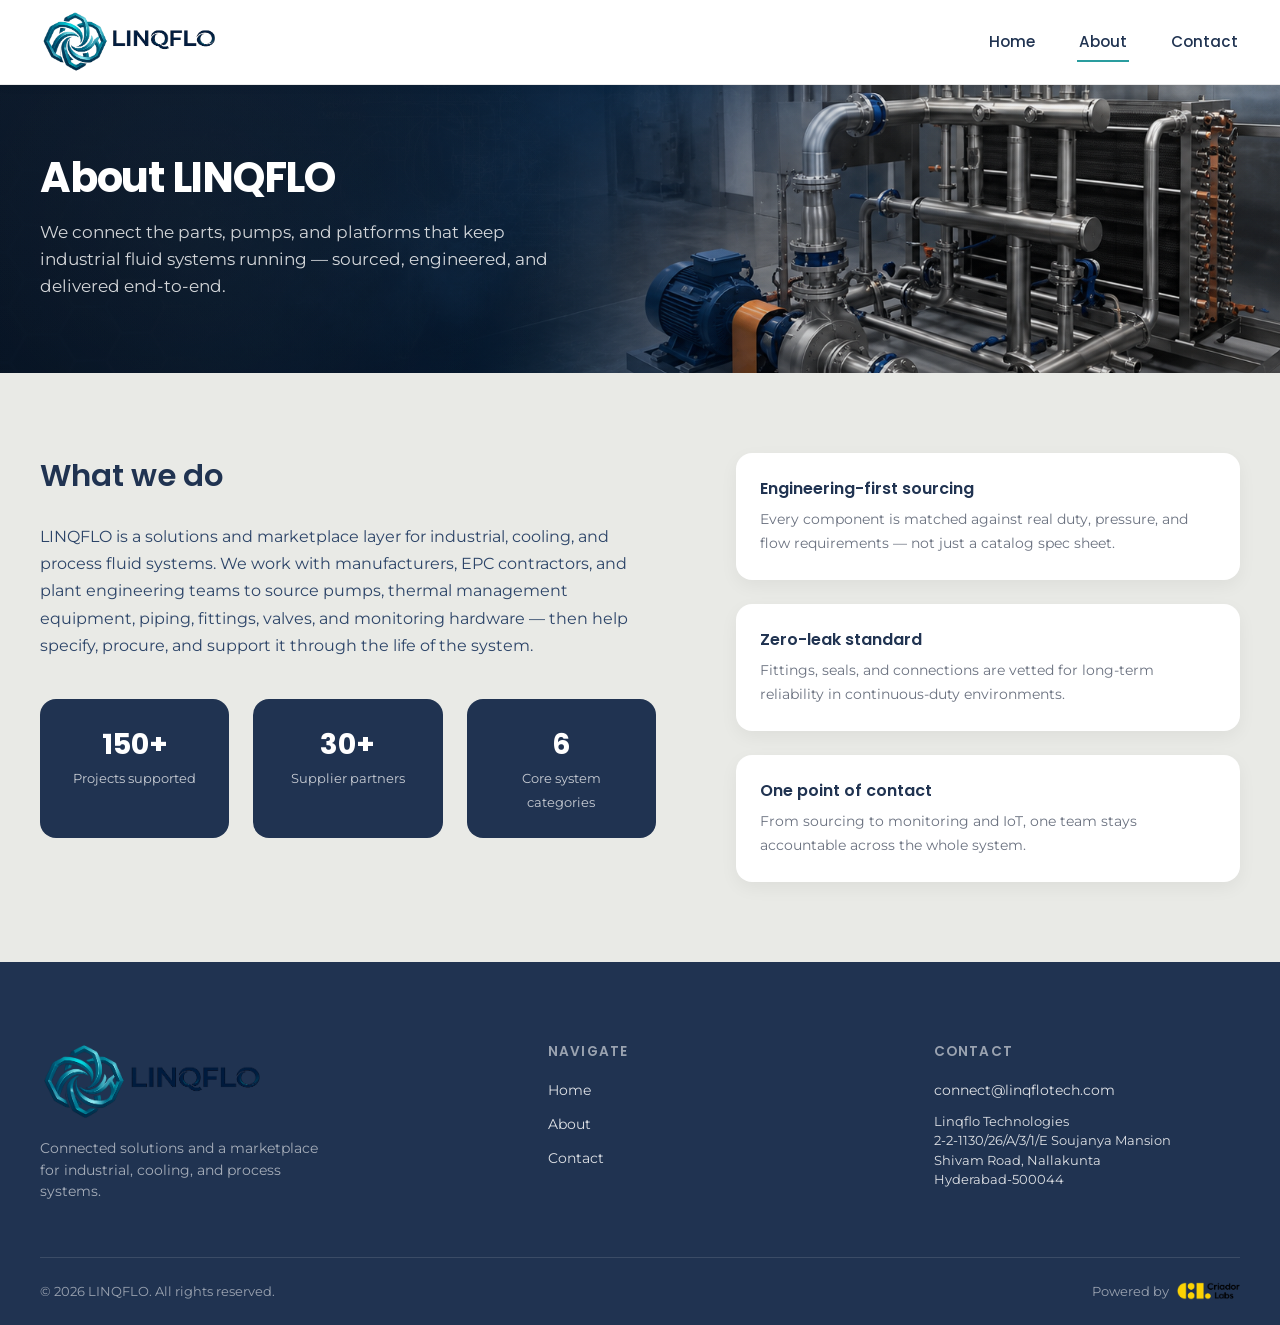
<file: about.html>
<!DOCTYPE html>
<html lang="en">
<head>
  <meta charset="UTF-8" />
  <meta name="viewport" content="width=device-width, initial-scale=1.0" />
  <title>About — LINQFLO</title>
  <meta name="description" content="LINQFLO — who we are, what we build, and how we help industrial teams move fluid, safely and efficiently." />

  <link rel="preconnect" href="https://fonts.googleapis.com" />
  <link rel="preconnect" href="https://fonts.gstatic.com" crossorigin />
  <link href="https://fonts.googleapis.com/css2?family=Poppins:wght@500;600;700&family=Montserrat:wght@400;500;600&display=swap" rel="stylesheet" />

  <link rel="icon" href="assets/logos/linqflo-logo.svg" type="image/svg+xml" />
  <link rel="stylesheet" href="css/style.css" />
</head>
<body>

  <!-- ================= HEADER ================= -->
  <header class="site-header">
    <div class="container header-inner">
      <a href="index.html" class="logo" aria-label="LINQFLO home">
        <img src="assets/logos/LINQFLO PNG.png" alt="LINQFLO logo" />
      </a>

      <nav class="main-nav" aria-label="Primary">
        <ul>
          <li><a href="index.html">Home</a></li>
          <li><a href="about.html" class="active">About</a></li>
          <li><a href="contact.html">Contact</a></li>
        </ul>
      </nav>

      <button class="nav-toggle" aria-label="Toggle navigation menu" aria-expanded="false" aria-controls="main-nav">
        <span class="bar"></span>
        <span class="bar"></span>
        <span class="bar"></span>
      </button>
    </div>
  </header>

  <main>

    <!-- ================= PAGE HERO ================= -->
    <section class="hero page-hero">
      <div class="container">
        <div class="hero-content">
          <h1 class="hero-title">About LINQFLO</h1>
          <p class="hero-subtitle">
            We connect the parts, pumps, and platforms that keep industrial fluid
            systems running — sourced, engineered, and delivered end-to-end.
          </p>
        </div>
      </div>
    </section>

    <!-- ================= ABOUT CONTENT ================= -->
    <section class="about-section">
      <div class="container about-grid">
        <div>
          <h2>What we do</h2>
          <p>
            LINQFLO is a solutions and marketplace layer for industrial, cooling, and
            process fluid systems. We work with manufacturers, EPC contractors, and
            plant engineering teams to source pumps, thermal management equipment,
            piping, fittings, valves, and monitoring hardware — then help specify,
            procure, and support it through the life of the system.
          </p>
  

          <div class="stats-row">
            <div class="stat">
              <strong>150+</strong>
              <span>Projects supported</span>
            </div>
            <div class="stat">
              <strong>30+</strong>
              <span>Supplier partners</span>
            </div>
            <div class="stat">
              <strong>6</strong>
              <span>Core system categories</span>
            </div>
          </div>
        </div>

        <ul class="value-list">
          <li>
            <h3>Engineering-first sourcing</h3>
            <p>Every component is matched against real duty, pressure, and flow requirements — not just a catalog spec sheet.</p>
          </li>
          <li>
            <h3>Zero-leak standard</h3>
            <p>Fittings, seals, and connections are vetted for long-term reliability in continuous-duty environments.</p>
          </li>
          <li>
            <h3>One point of contact</h3>
            <p>From sourcing to monitoring and IoT, one team stays accountable across the whole system.</p>
          </li>
        </ul>
      </div>
    </section>

  </main>

  <!-- ================= FOOTER ================= -->
  <footer class="site-footer">
    <div class="container">
      <div class="footer-grid">
        <div class="footer-brand-col">
          <img src="assets/logos/LINQFLO PNG.png" alt="LINQFLO logo" />
          <p class="footer-tagline">Connected solutions and a marketplace for industrial, cooling, and process systems.</p>
        </div>
        <div class="footer-col">
          <h4>Navigate</h4>
          <ul>
            <li><a href="index.html">Home</a></li>
            <li><a href="about.html">About</a></li>
            <li><a href="contact.html">Contact</a></li>
          </ul>
        </div>
        <div class="footer-col">
          <h4>Contact</h4>
          <ul>
            <li><a href="mailto:connect@linqflotech.com">connect@linqflotech.com</a></li>
            <li class="address">Linqflo Technologies<br> 2-2-1130/26/A/3/1/E Soujanya Mansion<br>Shivam Road, Nallakunta<br>Hyderabad-500044</li>
          </ul>
        </div>
      </div>
      <div class="footer-bottom">
        <span>&copy; <span id="year"></span> LINQFLO. All rights reserved.</span>
        <span class="footer-powered">
          Powered by
          <a href="https://www.criadorlabs.com/" target="_blank" rel="noopener noreferrer">
  <img src="assets/logos/CRIADOR LABS PNG.png" alt="Criador Labs logo" />
</a>
        </span>
      </div>
    </div>
  </footer>

  <script src="js/main.js"></script>
</body>
</html>
</file>
<file: css/style.css>
/* =========================================================
   LINQFLO — Main Stylesheet
   Fonts: Poppins (display/headings), Montserrat (body)
   ========================================================= */

/* -----------------------------
   1. CSS Variables (brand tokens)
   ----------------------------- */
:root {
  /* Colors */
  --color-navy: #203351;
  --color-navy-light: #2c4468;
  --color-bg-pale: #e9eae6;
  --color-white: #ffffff;
  --color-text-dark: #ffffff;
  --color-text-muted: #6b7280;
  --color-accent-teal: #2a9d9f;
  --color-card-overlay: rgba(11, 36, 66, 0.72);
  --color-card-overlay-hover: rgba(11, 36, 66, 0.88);
  --color-border-light: rgba(0, 0, 0, 0.08);
  --hero-text: #ffffff;
  --hero-muted: rgba(255, 255, 255, 0.82);

  /* Typography */
  --font-display: 'Poppins', 'Montserrat', 'Segoe UI', Arial, sans-serif;
  --font-body: 'Montserrat', 'Poppins', 'Segoe UI', Arial, sans-serif;

  /* Spacing scale */
  --space-xs: 8px;
  --space-sm: 16px;
  --space-md: 24px;
  --space-lg: 40px;
  --space-xl: 80px;
  --space-hero-padding: 120px;

  /* Radii */
  --radius-card: 28px;
  --radius-input: 2px;
  --radius-btn: 6px;

  /* Layout */
  --max-width: 1280px;
  --header-height: 84px;
}

/* -----------------------------
   2. Reset & base
   ----------------------------- */
*,
*::before,
*::after {
  box-sizing: border-box;
}

html {
  scroll-behavior: smooth;
}

body {
  margin: 0;
  font-family: var(--font-body);
  color: var(--color-navy);
  background: var(--color-bg-pale);
  line-height: 1.5;
  -webkit-font-smoothing: antialiased;
}

img {
  max-width: 100%;
  display: block;
}

a {
  color: inherit;
  text-decoration: none;
}

h1, h2, h3, h4 {
  font-family: var(--font-display);
  margin: 0;
  font-weight: 600;
}

button {
  font-family: var(--font-body);
  cursor: pointer;
}

.container {
  width: min(var(--max-width), calc(100% - 2 * var(--space-lg)));
  margin: 0 auto;
}

/* Visible focus states for accessibility */
a:focus-visible,
button:focus-visible,
input:focus-visible,
textarea:focus-visible {
  outline: 3px solid var(--color-accent-teal);
  outline-offset: 2px;
}

@media (prefers-reduced-motion: reduce) {
  html {
    scroll-behavior: auto;
  }
  *,
  *::before,
  *::after {
    animation-duration: 0.001ms !important;
    animation-iteration-count: 1 !important;
    transition-duration: 0.001ms !important;
    scroll-behavior: auto !important;
  }
}

/* -----------------------------
   3. Header / Navigation
   ----------------------------- */
.site-header {
  position: sticky;
  top: 0;
  z-index: 100;
  background: var(--color-white);
  border-bottom: 1px solid var(--color-border-light);
  box-shadow: 0 2px 10px rgba(0, 0, 0, 0.04);
}

.header-inner {
  display: flex;
  align-items: center;
  justify-content: space-between;
  height: var(--header-height);
}

.logo img {
  height: 64px;
  width: auto;
}

.main-nav ul {
  list-style: none;
  display: flex;
  gap: var(--space-lg);
  margin: 0;
  padding: 0;
}

.main-nav a {
  font-family: var(--font-display);
  font-size: 0.95rem;
  font-weight: 500;
  color: var(--color-navy);
  padding: var(--space-xs) 2px;
  border-bottom: 2px solid transparent;
  transition: border-color 0.2s ease, color 0.2s ease;
}

.main-nav a:hover,
.main-nav a.active {
  border-bottom-color: var(--color-accent-teal);
}

.nav-toggle {
  display: none;
  background: none;
  border: none;
  padding: 8px;
}

.nav-toggle .bar {
  display: block;
  width: 24px;
  height: 2px;
  background: var(--color-navy);
  margin: 5px 0;
  transition: transform 0.25s ease, opacity 0.25s ease;
}

/* -----------------------------
   4. Hero Section
   ----------------------------- */
.hero {
  position: relative;
  min-height: 50vh;
  display: flex;
  align-items: center;
  overflow: hidden;
  color: var(--hero-text);
  background:
    linear-gradient(90deg, rgba(5,18,35,0.88) 0%, rgba(5,18,35,0.62) 28%, rgba(5,18,35,0.12) 55%, rgba(5,18,35,0.02) 100%),
    url("../assets/images/hero.webp") center center / cover no-repeat;
}

.hero::before {
  content: "";
  position: absolute;
  inset: 0;
  background:
    radial-gradient(circle at 15% 50%, rgba(255,255,255,0.03) 0%, transparent 35%),
    linear-gradient(180deg, rgba(255,255,255,0.02), rgba(0,0,0,0.08));
  pointer-events: none;
}

.hero-content {
  max-width: 560px;
  padding: 5rem 0;
  position: relative;
  z-index: 1;
}

.hero-title {
  font-family: var(--font-display);
  font-size: clamp(2.6rem, 3vw, 3.8rem);
  line-height: 0.98;
  font-weight: 700;
  letter-spacing: -0.03em;
  margin: 0 0 1.25rem;
}

.hero-subtitle {
  font-family: var(--font-body);
  font-size: clamp(1rem, 1.35vw, 1.25rem);
  line-height: 1.55;
  color: var(--hero-muted);
  margin: 0;
  max-width: 48ch;
}

/* Page hero variant used on About / Contact pages */
.page-hero {
  min-height: 32vh;
}
.page-hero .hero-content {
  padding: 3.5rem 0;
}

@media (max-width: 768px) {
  .hero {
    min-height: 60vh;
    background-position: center center;
  }
  .hero-content {
    max-width: 100%;
    padding: 3rem 0;
  }
  .hero-title {
    font-size: clamp(2rem, 10vw, 3rem);
  }
  .hero-subtitle {
    font-size: 1rem;
  }
}

/* -----------------------------
   5. Services / Cards section
   ----------------------------- */
.services {
  padding: var(--space-xl) 8px;
}

.services-grid {
  display: grid;
  grid-template-columns: repeat(6, minmax(0, 1fr));
  gap: 20px;
}

.service-card {
  position: relative;
  border-radius: var(--radius-card);
  overflow: hidden;
  aspect-ratio: 4 / 4.3;
  box-shadow: 0 8px 20px rgba(0,0,0,0.08);
  background: #0b2744;
  transition: transform .28s ease, box-shadow .28s ease;
}

.service-card:hover,
.service-card:focus-within {
  transform: translateY(-6px);
  box-shadow: 0 18px 32px rgba(0,0,0,0.16);
}

.service-card img {
  width: 100%;
  height: 100%;
  object-fit: cover;
  object-position: center;
  display: block;
}

.card-panel {
  position: absolute;
  left: 0;
  right: 0;
  bottom: 0;
  padding: 18px 16px 20px;
  background: linear-gradient(180deg, rgba(11,36,66,0) 0%, rgba(11,36,66,0.55) 30%, rgba(11,36,66,0.94) 68%, rgba(11,36,66,0.98) 100%);
  color: var(--color-white);
  text-align: left;
  display: flex;
  flex-direction: column;
  gap: 6px;
}

.service-card:hover .card-panel,
.service-card:focus-within .card-panel {
  background: linear-gradient(180deg, rgba(11,36,66,0.1) 0%, rgba(11,36,66,0.7) 30%, rgba(11,36,66,0.97) 68%, rgba(11,36,66,1) 100%);
}

.card-panel h3 {
  margin: 0;
  font-size: 0.95rem;
  font-weight: 600;
  line-height: 1.25;
}

.card-panel p {
  margin: 0;
  font-size: 0.6rem;
  line-height: 1.4;
  color: rgba(255,255,255,0.8);
}

@media (max-width: 1200px) {
  .services-grid {
    grid-template-columns: repeat(3, minmax(0, 1fr));
  }
}

@media (max-width: 767px) {
  .services-grid {
    grid-template-columns: repeat(2, minmax(0, 1fr));
    gap: 16px;
  }
}

@media (max-width: 480px) {
  .services-grid {
    grid-template-columns: 1fr;
  }
  .service-card {
    aspect-ratio: 16 / 11;
  }
}

/* -----------------------------
   6. Clients / logo marquee
   ----------------------------- */
.clients {
   padding-top: 10px;
  padding-right: 20px;
  padding-bottom: 80px;
  padding-left: 40px;
  text-align: center;
}

.clients h2 {
  font-size: 1.9rem;
  color: var(--color-navy);
  margin-bottom: var(--space-lg);
}

.ss-logo-loop {
  width: 100%;
  overflow: hidden;
  mask-image: linear-gradient(90deg, transparent 0, #000 6%, #000 94%, transparent 100%);
  -webkit-mask-image: linear-gradient(90deg, transparent 0, #000 6%, #000 94%, transparent 100%);
}

.ss-logo-track {
  display: flex;
  align-items: center;
  gap: 70px;
  width: max-content;
  animation: ssInfinite 22s linear infinite;
}

.ss-logo-loop:hover .ss-logo-track {
  animation-play-state: paused;
}

.ss-logo {
  flex: 0 0 auto;
  display: flex;
  align-items: center;
  justify-content: center;
}

.ss-logo img {
  display: block;
  height: 46px;
  width: auto;
  max-width: none;
  object-fit: contain;
  filter: grayscale(15%);
  opacity: 0.9;
}

@keyframes ssInfinite {
  from { transform: translateX(0); }
  to { transform: translateX(-50%); }
}

@media (max-width: 768px) {
  .ss-logo-track {
    gap: 36px;
    animation-duration: 14s;
  }
  .ss-logo img {
    height: 32px;
  }
}

/* -----------------------------
   7. About page
   ----------------------------- */
.about-section {
  padding: var(--space-xl) 0;
}

.about-grid {
  display: grid;
  grid-template-columns: 1.1fr 0.9fr;
  gap: var(--space-xl);
  align-items: start;
}

.about-grid h2 {
  font-size: clamp(1.8rem, 2.4vw, 2.4rem);
  color: var(--color-navy);
  margin-bottom: var(--space-md);
}

.about-grid p {
  color: var(--color-navy-light);
  margin: 0 0 var(--space-md);
  line-height: 1.7;
}

.value-list {
  list-style: none;
  margin: 0;
  padding: 0;
  display: grid;
  gap: var(--space-md);
}

.value-list li {
  background: var(--color-white);
  border-radius: 16px;
  padding: var(--space-md);
  box-shadow: 0 6px 18px rgba(0,0,0,0.05);
}

.value-list h3 {
  font-size: 1rem;
  color: var(--color-navy);
  margin-bottom: 6px;
}

.value-list p {
  font-size: 0.9rem;
  color: var(--color-text-muted);
  margin: 0;
}

.stats-row {
  display: grid;
  grid-template-columns: repeat(3, 1fr);
  gap: var(--space-md);
  margin-top: var(--space-lg);
}

.stat {
  background: var(--color-navy);
  color: var(--color-white);
  border-radius: 16px;
  padding: var(--space-md);
  text-align: center;
}

.stat strong {
  display: block;
  font-family: var(--font-display);
  font-size: 1.8rem;
}

.stat span {
  font-size: 0.8rem;
  color: rgba(255,255,255,0.75);
}

@media (max-width: 900px) {
  .about-grid {
    grid-template-columns: 1fr;
  }
}

@media (max-width: 560px) {
  .stats-row {
    grid-template-columns: 1fr;
  }
}

/* -----------------------------
   8. Contact / CTA section
   ----------------------------- */
.contact-section {
  min-height: 100vh;
  background: var(--color-white);
  display: flex;
  justify-content: center;
  padding: 60px 20px;
  color: #fff;
}

.contact-wrap {
  width: 100%;
  max-width: 700px;
  position: relative;
}

.contact-wrap h2 {
  text-align: center;
  font-size: 1.9em;
  color: var(--color-navy);
  font-weight: 600;
  margin: 10px 0 12px;
  letter-spacing: -0.5px;
}

.contact-intro {
  text-align: center;
  color: rgba(255,255,255,0.75);
  margin: 0 0 50px;
  font-size: 0.95rem;
}

.contact-form {
  width: 100%;
}

.form-row {
  margin-bottom: 34px;
}

.form-group {
  margin-bottom: 34px;
}

.form-row label,
.form-group label,
.field-group > label {
  display: block;
  font-size: 15px;
  font-weight: 500;
  margin-bottom: 10px;
  color: var(--color-navy);
}

.form-row label span,
.form-group label span,
.required {
  font-size: 10px;
  opacity: 0.75;
  margin-left: 8px;
  vertical-align: middle;
}

.split-row {
  display: grid;
  grid-template-columns: 1fr 1fr;
  gap: 20px;
}

.split-field {
  position: relative;
}

.split-field input,
.form-row input,
.form-group input,
.form-group textarea {
  width: 100%;
  border: none;
  border-bottom: 1px solid rgba(255, 255, 255, 0.22);
  background: transparent;
  color: var(--color-navy);
  outline: none;
  padding: 12px 0 14px;
  font-size: 15px;
  font-family: var(--font-body);
  resize: vertical;
}

.split-field input::placeholder,
.form-row input::placeholder,
.form-group input::placeholder,
.form-group textarea::placeholder {
  color: var(--color-navy);
}

.split-field .required {
  display: inline-block;
  margin-top: 8px;
  margin-left: 0;
}

.form-error {
  display: block;
  min-height: 16px;
  font-size: 0.75rem;
  color: #b61313;
  margin-top: 6px;
}

.submit-btn {
  display: flex;
  align-items: center;
  justify-content: center;
  gap: 10px;
  margin: 40px auto 0;
  background: var(--color-bg-pale);
  border: none;
  border-radius: var(--radius-btn);
  color: var(--color-navy);
  padding: 14px 32px;
  font-size: 1rem;
  font-weight: 600;
  font-family: var(--font-display);
  cursor: pointer;
  transition: background 0.2s ease, transform 0.2s ease, opacity 0.2s ease;
}

.submit-btn:hover {
  background: var(--color-navy);
}

.submit-btn:disabled {
  opacity: 0.6;
  cursor: not-allowed;
}

.submit-btn .spinner {
  width: 16px;
  height: 16px;
  border-radius: 50%;
  border: 2px solid rgba(255,255,255,0.4);
  border-top-color: #fff;
  animation: spin 0.7s linear infinite;
  display: none;
}

.submit-btn.loading .spinner {
  display: inline-block;
}

.submit-btn.loading .btn-label {
  opacity: 0.7;
}

@keyframes spin {
  to { transform: rotate(360deg); }
}

.form-submit-error {
  text-align: center;
  color: #ffb4b4;
  font-size: 0.85rem;
  margin-top: 18px;
  min-height: 18px;
}

/* --- Thank-you success overlay & animation --- */
.form-success {
  position: absolute;
  inset: 0;
  display: flex;
  flex-direction: column;
  align-items: center;
  justify-content: center;
  text-align: center;
  gap: 16px;
  background: var(--color-white);
  opacity: 0;
  pointer-events: none;
  transform: translateY(8px);
  transition: opacity 0.4s ease, transform 0.4s ease;
}

.form-success.visible {
  opacity: 1;
  pointer-events: auto;
  transform: translateY(0);
}

.success-check {
  width: 84px;
  height: 84px;
}

.success-check .circle {
  stroke: var(--color-accent-teal);
  stroke-width: 3;
  fill: none;
  stroke-dasharray: 240;
  stroke-dashoffset: 240;
  stroke-linecap: round;
  animation: draw-circle 0.6s ease forwards;
}

.success-check .check {
  stroke: var(--color-accent-teal);
  stroke-width: 4;
  fill: none;
  stroke-dasharray: 40;
  stroke-dashoffset: 40;
  stroke-linecap: round;
  stroke-linejoin: round;
  animation: draw-check 0.35s ease forwards 0.55s;
}

@keyframes draw-circle {
  to { stroke-dashoffset: 0; }
}

@keyframes draw-check {
  to { stroke-dashoffset: 0; }
}

.form-success h3 {
  font-size: 1.5rem;
  color: var(--color-navy);
  margin: 0;
}

.form-success p {
  color: rgba(255,255,255,0.75);
  margin: 0;
  font-size: 0.95rem;
}

.form-success-reset {
  margin-top: 8px;
  background: transparent;
  border: 1px solid rgba(255,255,255,0.4);
  color: var(--color-navy);
  padding: 10px 22px;
  border-radius: var(--radius-btn);
  font-size: 0.85rem;
}

@media (max-width: 768px) {
  .contact-wrap h2 {
    font-size: 28px;
  }
  .split-row {
    grid-template-columns: 1fr;
  }
}
.form-success {
  position: absolute;
  inset: 0;
  display: flex;
  flex-direction: column;
  align-items: center;
  justify-content: center;
  text-align: center;
  gap: 16px;
  padding: 32px 24px;
  background: var(--color-white);
  opacity: 0;
  visibility: hidden;
  pointer-events: none;
  transform: translateY(8px);
  transition: opacity 0.4s ease, transform 0.4s ease, visibility 0.4s ease;
  z-index: 5;
}

.form-success.visible {
  opacity: 1;
  visibility: visible;
  pointer-events: auto;
  transform: translateY(0);
}

.success-check {
  width: 84px;
  height: 84px;
}

.success-check .circle {
  stroke: var(--color-accent-teal);
  stroke-width: 3;
  fill: none;
  stroke-dasharray: 240;
  stroke-dashoffset: 240;
  stroke-linecap: round;
  animation: draw-circle 0.6s ease forwards;
}

.success-check .check {
  stroke: var(--color-accent-teal);
  stroke-width: 4;
  fill: none;
  stroke-dasharray: 40;
  stroke-dashoffset: 40;
  stroke-linecap: round;
  stroke-linejoin: round;
  animation: draw-check 0.35s ease forwards 0.55s;
}

@keyframes draw-circle {
  to { stroke-dashoffset: 0; }
}

@keyframes draw-check {
  to { stroke-dashoffset: 0; }
}

.form-success h3 {
  font-size: 1.5rem;
  color: var(--color-navy);
  margin: 0;
}

.form-success p {
  color: rgba(10, 20, 40, 0.72);
  margin: 0;
  font-size: 0.95rem;
}

.form-success-reset {
  margin-top: 8px;
  background: transparent;
  border: 1px solid rgba(10, 20, 40, 0.18);
  color: var(--color-navy);
  padding: 10px 22px;
  border-radius: var(--radius-btn);
  font-size: 0.85rem;
  cursor: pointer;
}

@media (max-width: 768px) {
  .contact-wrap h2 {
    font-size: 28px;
  }

  .split-row {
    grid-template-columns: 1fr;
  }
}

/* -----------------------------
   9. Footer
   ----------------------------- */
.site-footer {
  background: var(--color-navy);
  color: rgba(255,255,255,0.85);
  padding: var(--space-xl) 0 var(--space-md);
}

.footer-grid {
  display: grid;
  grid-template-columns: 1.4fr 1fr 1fr;
  gap: var(--space-xl);
  padding-bottom: var(--space-lg);
  border-bottom: 1px solid rgba(255,255,255,0.12);
}

.footer-brand-col img {
  height: 80px;
  width: auto;
  margin-bottom: var(--space-sm);
}

.footer-tagline {
  font-size: 0.85rem;
  color: rgba(255,255,255,0.6);
  max-width: 32ch;
  line-height: 1.6;
}

.footer-col h4 {
  font-size: 0.85rem;
  text-transform: uppercase;
  letter-spacing: 0.08em;
  color: rgba(255,255,255,0.55);
  margin-bottom: var(--space-sm);
}

.footer-col ul {
  list-style: none;
  margin: 0;
  padding: 0;
  display: grid;
  gap: 10px;
}

.footer-col a {
  font-size: 0.9rem;
  color: rgba(255,255,255,0.85);
  transition: color 0.2s ease;
}

.footer-col a:hover {
  color: var(--color-accent-teal);
}

.address {
 font-size: 0.8rem;
  color: rgba(255,255,255,0.85);
  transition: color 0.2s ease;
}
.footer-bottom {
  display: flex;
  align-items: center;
  justify-content: space-between;
  flex-wrap: wrap;
  gap: var(--space-sm);
  padding-top: var(--space-md);
  font-size: 0.8rem;
  color: rgba(255,255,255,0.55);
}

.footer-powered {
  display: flex;
  align-items: center;
  gap: 8px;
}

.footer-powered img {
  height: 18px;
  width: auto;
}

@media (max-width: 767px) {
  .footer-grid {
    grid-template-columns: 1fr;
    gap: var(--space-lg);
    text-align: center;
  }
  .footer-brand-col img {
    margin-left: auto;
    margin-right: auto;
  }
  .footer-tagline {
    max-width: none;
    margin: 0 auto;
  }
  .footer-bottom {
    flex-direction: column;
    text-align: center;
  }
}

/* -----------------------------
   10. Responsive breakpoints (shared)
   ----------------------------- */
@media (max-width: 767px) {
  .container {
    width: min(100%, calc(100% - 2 * var(--space-md)));
  }

  .main-nav {
    position: absolute;
    top: var(--header-height);
    left: 0;
    right: 0;
    background: var(--color-white);
    border-bottom: 1px solid var(--color-border-light);
    max-height: 0;
    overflow: hidden;
    transition: max-height 0.3s ease;
  }

  .main-nav.open {
    max-height: 260px;
  }

  .main-nav ul {
    flex-direction: column;
    gap: 0;
    padding: var(--space-sm) 0;
  }

  .main-nav a {
    display: block;
    padding: var(--space-sm) var(--space-md);
  }

  .nav-toggle {
    display: block;
  }
}
</file>
